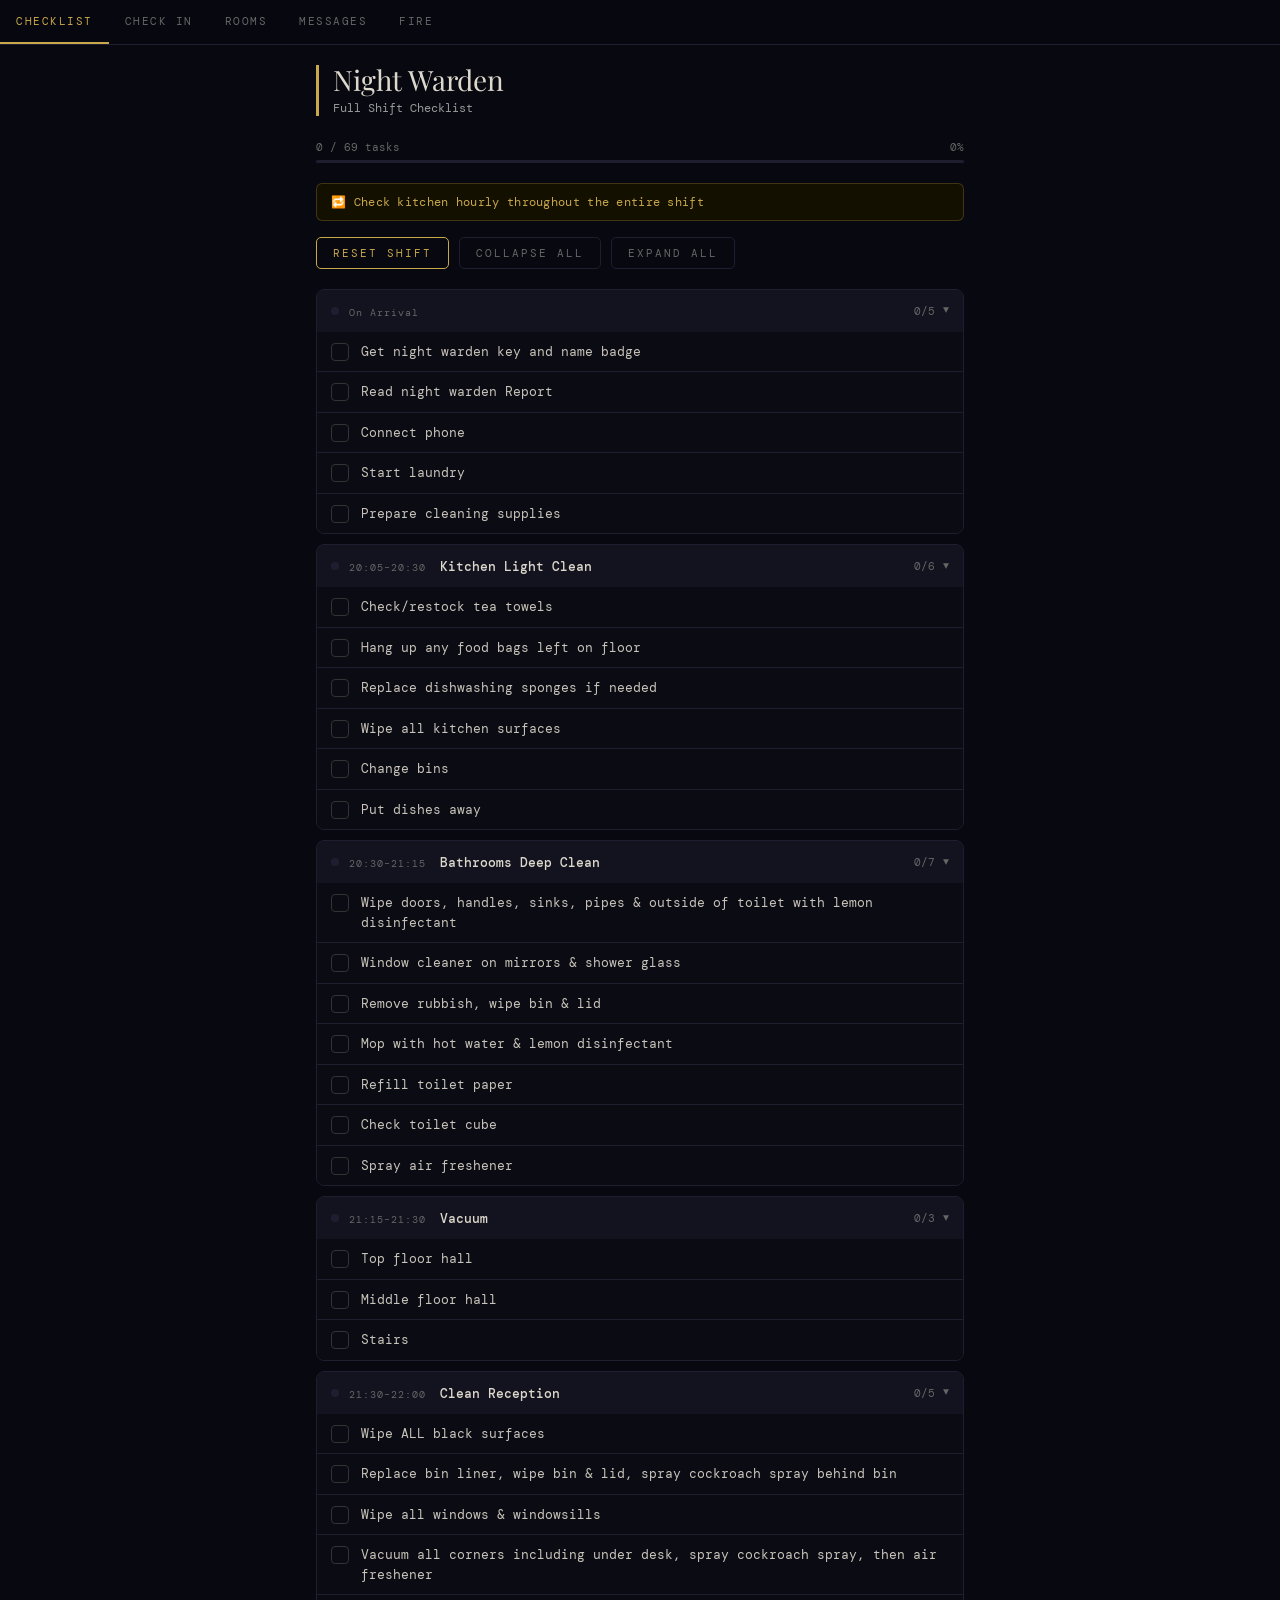
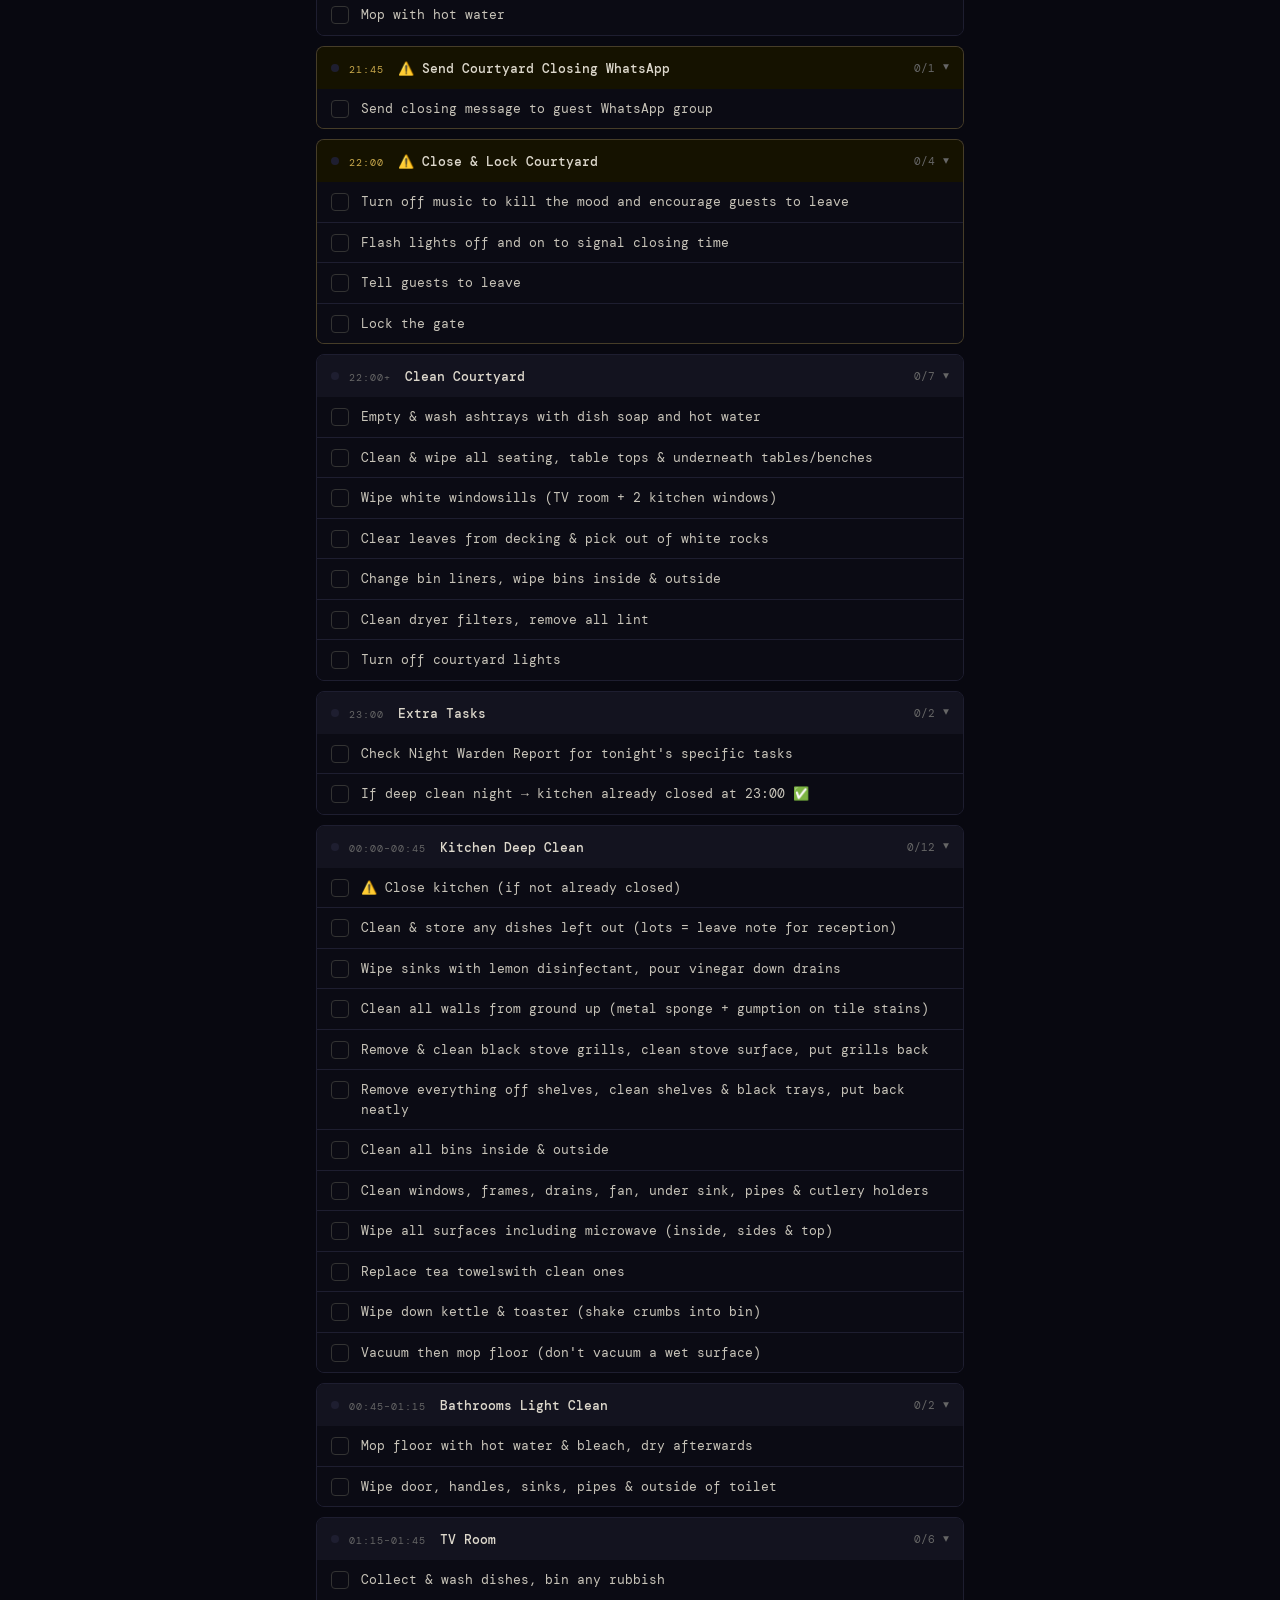
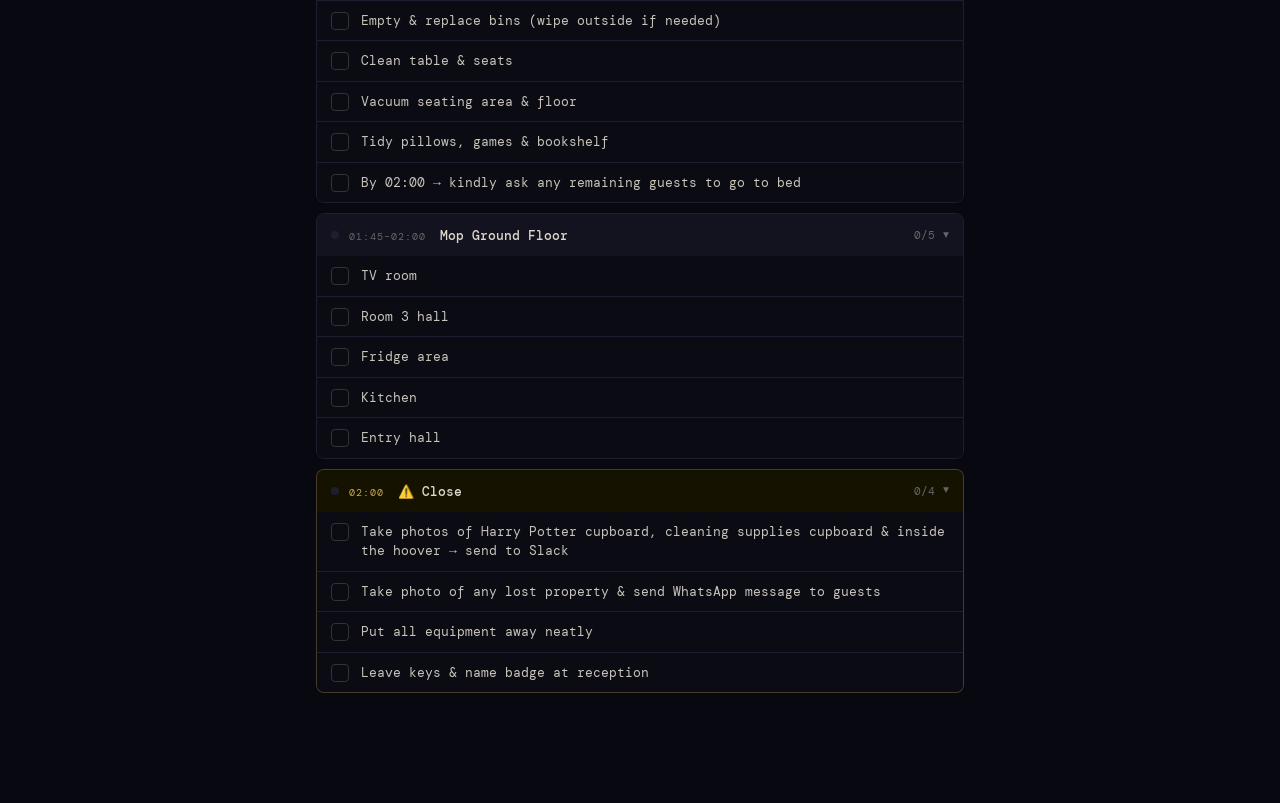
<file: index.html>
<!DOCTYPE html>
<html lang="en">
<head>
<meta charset="UTF-8">
<meta name="viewport" content="width=device-width, initial-scale=1.0, maximum-scale=1.0">
<title>Night Warden</title>
<meta name="theme-color" content="#080810">
<meta name="apple-mobile-web-app-capable" content="yes">
<meta name="apple-mobile-web-app-status-bar-style" content="black-translucent">
<meta name="apple-mobile-web-app-title" content="Night Warden">
<link rel="manifest" href="manifest.json">
<link rel="apple-touch-icon" href="icon-192.png">
<link href="https://fonts.googleapis.com/css2?family=DM+Mono:wght@400;500&family=Playfair+Display:wght@700&display=swap" rel="stylesheet">
<link rel="stylesheet" href="style.css">
</head>
<body>

<nav class="nav">
  <button class="nav-btn active" onclick="showPage('checklist')">Checklist</button>
  <button class="nav-btn" onclick="showPage('checkin')">Check In</button>
  <button class="nav-btn" onclick="showPage('rooms')">Rooms</button>
  <button class="nav-btn" onclick="showPage('messages')">Messages</button>
  <button class="nav-btn" onclick="showPage('fire')">Fire</button>
</nav>

<!-- CHECKLIST PAGE -->
<div id="page-checklist" class="page active">
  <div class="header">
    <div class="header-title">Night Warden</div>
    <div class="header-desc">Full Shift Checklist</div>
  </div>

  <div class="progress-wrap">
    <div class="progress-meta">
      <span id="progress-text">0 / 0 tasks</span>
      <span id="progress-pct">0%</span>
    </div>
    <div class="progress-bar">
      <div class="progress-fill" id="progress-fill" style="width:0%"></div>
    </div>
  </div>

  <div class="banner">🔁 Check kitchen hourly throughout the entire shift</div>

  <div class="btn-row">
    <button class="btn btn-gold" onclick="resetChecklist()">Reset Shift</button>
    <button class="btn" onclick="collapseAll()">Collapse All</button>
    <button class="btn" onclick="expandAll()">Expand All</button>
  </div>

  <div id="checklist-container"></div>
</div>

<!-- CHECK IN PAGE -->
<div id="page-checkin" class="page">
  <div class="header">
    <div class="header-sub">Guest Arrival</div>
    <div class="header-title">Check In</div>
    <div class="header-desc">Follow these steps in order</div>
  </div>

  <div class="info-block">
    <h3>Process</h3>
    <div class="step-row"><div class="step-num">1</div><div class="step-text">Let them in → bring to reception → find name on computer</div></div>
    <div class="step-row"><div class="step-num">2</div><div class="step-text">Ask for <strong>passport</strong> (Australians can use Australian ID) — <strong>no ID = no check-in</strong></div></div>
    <div class="step-row"><div class="step-num">3</div><div class="step-text">Ask them to fill out the form on their phone</div></div>
    <div class="step-row"><div class="step-num">4</div><div class="step-text">Refresh until form is submitted</div></div>
    <div class="step-row"><div class="step-num">5</div><div class="step-text"><strong>Check passport matches the photo on the form</strong></div></div>
    <div class="step-row"><div class="step-num">6</div><div class="step-text">Paid online → return passport | Not paid → <strong>keep passport at reception until morning</strong></div></div>
    <div class="step-row"><div class="step-num">7</div><div class="step-text">Offer <strong>towel rental $2 + $5 deposit</strong> | Padlocks <strong>$5</strong></div></div>
    <div class="step-row"><div class="step-num">8</div><div class="step-text">Take key <strong>$20</strong> deposit payment</div></div>
    <div class="step-row"><div class="step-num">9</div><div class="step-text">Print merchent reciept and write name down</div></div>
    <div class="step-row"><div class="step-num">10</div><div class="step-text">Give room key + lanyard</div></div>
    <div class="step-row"><div class="step-num">11</div><div class="step-text">Tell them about the hostel, events & group chat</div></div>
    <div class="step-row"><div class="step-num">12</div><div class="step-text">Tell them where their room is (see Rooms tab)</div></div>
  </div>

  <div class="info-block">
    <h3>Walk-in Booking</h3>
    <div class="step-text" style="line-height:1.7">Add name to night report → take deposit & passport → find room number on system → proceed with normal check-in</div>
  </div>
</div>

<!-- ROOMS PAGE -->
<div id="page-rooms" class="page">
  <div class="header">
    <div class="header-sub">Layout</div>
    <div class="header-title">Rooms</div>
    <div class="header-desc">Information about the rooms.</div>
  </div>

  <div class="info-block">
    <h3>Room Layout</h3>
    <div class="room-row"><div class="room-num">Rooms 1–5</div><div class="room-desc">Ground floor — through and past the kitchen. Bathroom on this floor.</div></div>
    <div class="room-row"><div class="room-num">Room 6</div><div class="room-desc">Middle floor 1 <span class="room-tag">en-suite</span></div></div>
    <div class="room-row"><div class="room-num">Rooms 7–12, 14</div><div class="room-desc">Middle floor 2 — up the stairs out of reception. Bathroom on this floor. <span class="room-tag">no room 13</span></div></div>
    <div class="room-row"><div class="room-num">Rooms 15–20</div><div class="room-desc">Top floor. Bathroom on this floor.</div></div>
    <div class="room-row"><div class="room-num">Room 21</div><div class="room-desc">Attic — large female dorm.</div></div>
  </div>

  <div class="info-block">
    <h3>Facilities</h3>
    <div class="facility-row"><div class="facility-name">Kitchen</div><div class="facility-desc">Out of reception, turn right. Closes midnight.</div></div>
    <div class="facility-row"><div class="facility-name">Fridges & food</div><div class="facility-desc">Straight through the kitchen, outside the TV room (near rooms 1–6).</div></div>
    <div class="facility-row"><div class="facility-name">TV Room</div><div class="facility-desc">Through and past the kitchen on the right. Open 24/7.</div></div>
    <div class="facility-row"><div class="facility-name">Courtyard</div><div class="facility-desc">Right of reception desk (just before the kitchen). Open until 22:00.</div></div>
    <div class="facility-row"><div class="facility-name">Bathrooms</div><div class="facility-desc">On every floor, open to all guests — use any floor if yours is busy.</div></div>
  </div>
</div>

<!-- MESSAGES PAGE -->
<div id="page-messages" class="page">
  <div class="header">
    <div class="header-sub">WhatsApp Templates</div>
    <div class="header-title">Messages</div>
    <div class="header-desc">Copy and send at the right time</div>
  </div>

  <div class="msg-label">21:45 — Courtyard Closing</div>
  <div class="msg-wrap">
    <div class="msg-box">⚠️ Quiet time

Dear Guests, it is almost 10:00pm which means the courtyard will be closing and we will be heading into our quiet time.

Please no hanging out in the hallways and no gathering outside the property or nearby alleyways.

Thank you.</div>
    <button class="msg-copy" onclick="copyMsg(this)" title="Copy to clipboard">⎘</button>
  </div>

  <div class="msg-label" style="margin-top:20px">~02:00 — Lost Property</div>
  <div class="msg-wrap">
    <div class="msg-box">📢 Lost Property

Hi Guests, the following items were found and are being held at reception. If any of these belong to you please come and collect them during the day.

Thank you.</div>
    <button class="msg-copy" onclick="copyMsg(this)" title="Copy to clipboard">⎘</button>
  </div>
  <div style="font-size:11px; color: var(--text-dim); margin-top:-4px">Remember to attach a photo of the lost item(s)</div>
</div>

<!-- FIRE PAGE -->
<div id="page-fire" class="page">
  <div class="header">
    <div class="header-sub">Emergency</div>
    <div class="header-title">Fire Procedure</div>
    <div class="header-desc" style="color: var(--red)">Follow immediately</div>
  </div>

  <div class="info-block" style="border-color: rgba(224,92,92,0.3)">
    <h3 style="color: var(--red)">Steps</h3>
    <div class="fire-step"><div class="fire-num">1</div><div class="fire-text">Knock on <strong>every door</strong> — ensure all guests evacuate</div></div>
    <div class="fire-step"><div class="fire-num">2</div><div class="fire-text">Close all <strong>fire doors</strong> and take the <strong>wedges</strong> with you</div></div>
    <div class="fire-step"><div class="fire-num">3</div><div class="fire-text">Make sure everyone waits on the <strong>other side of the road</strong></div></div>
  </div>
</div>

<script src="app.js"></script>
</body>
</html>
</file>
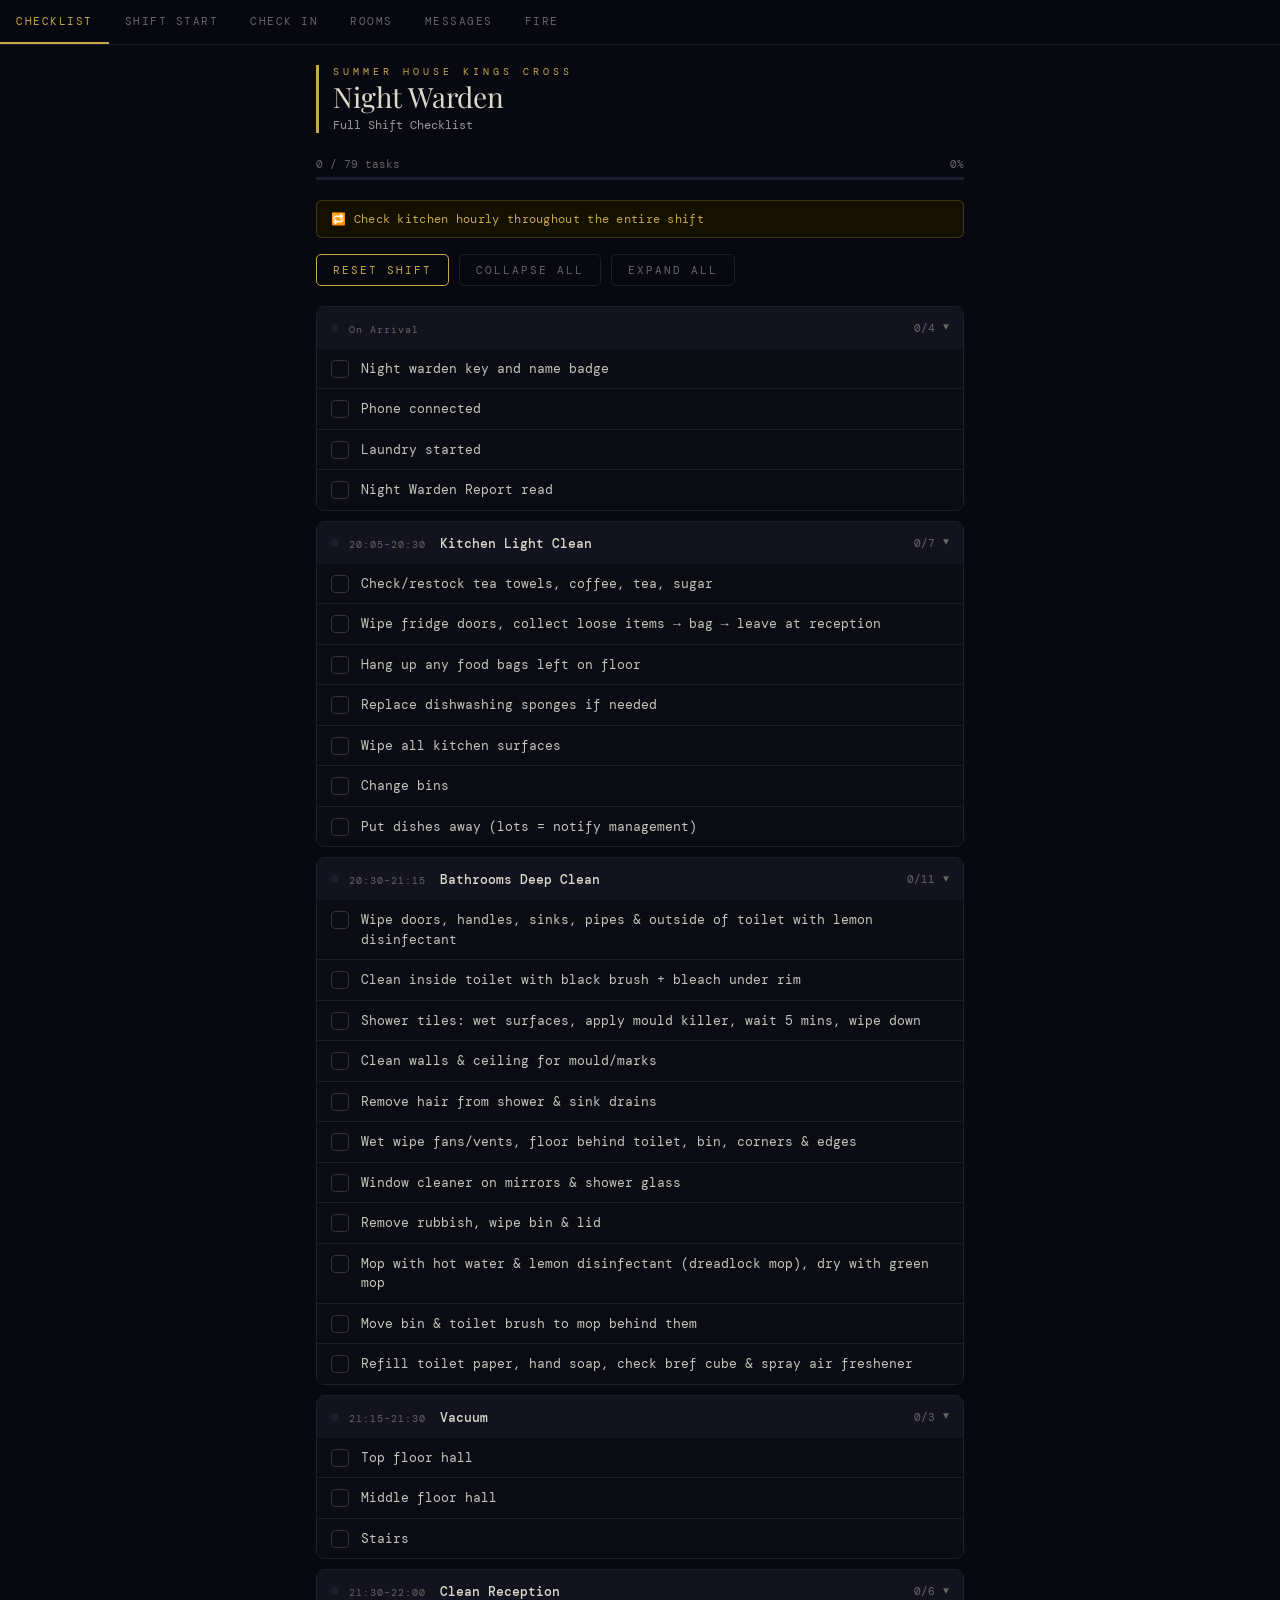
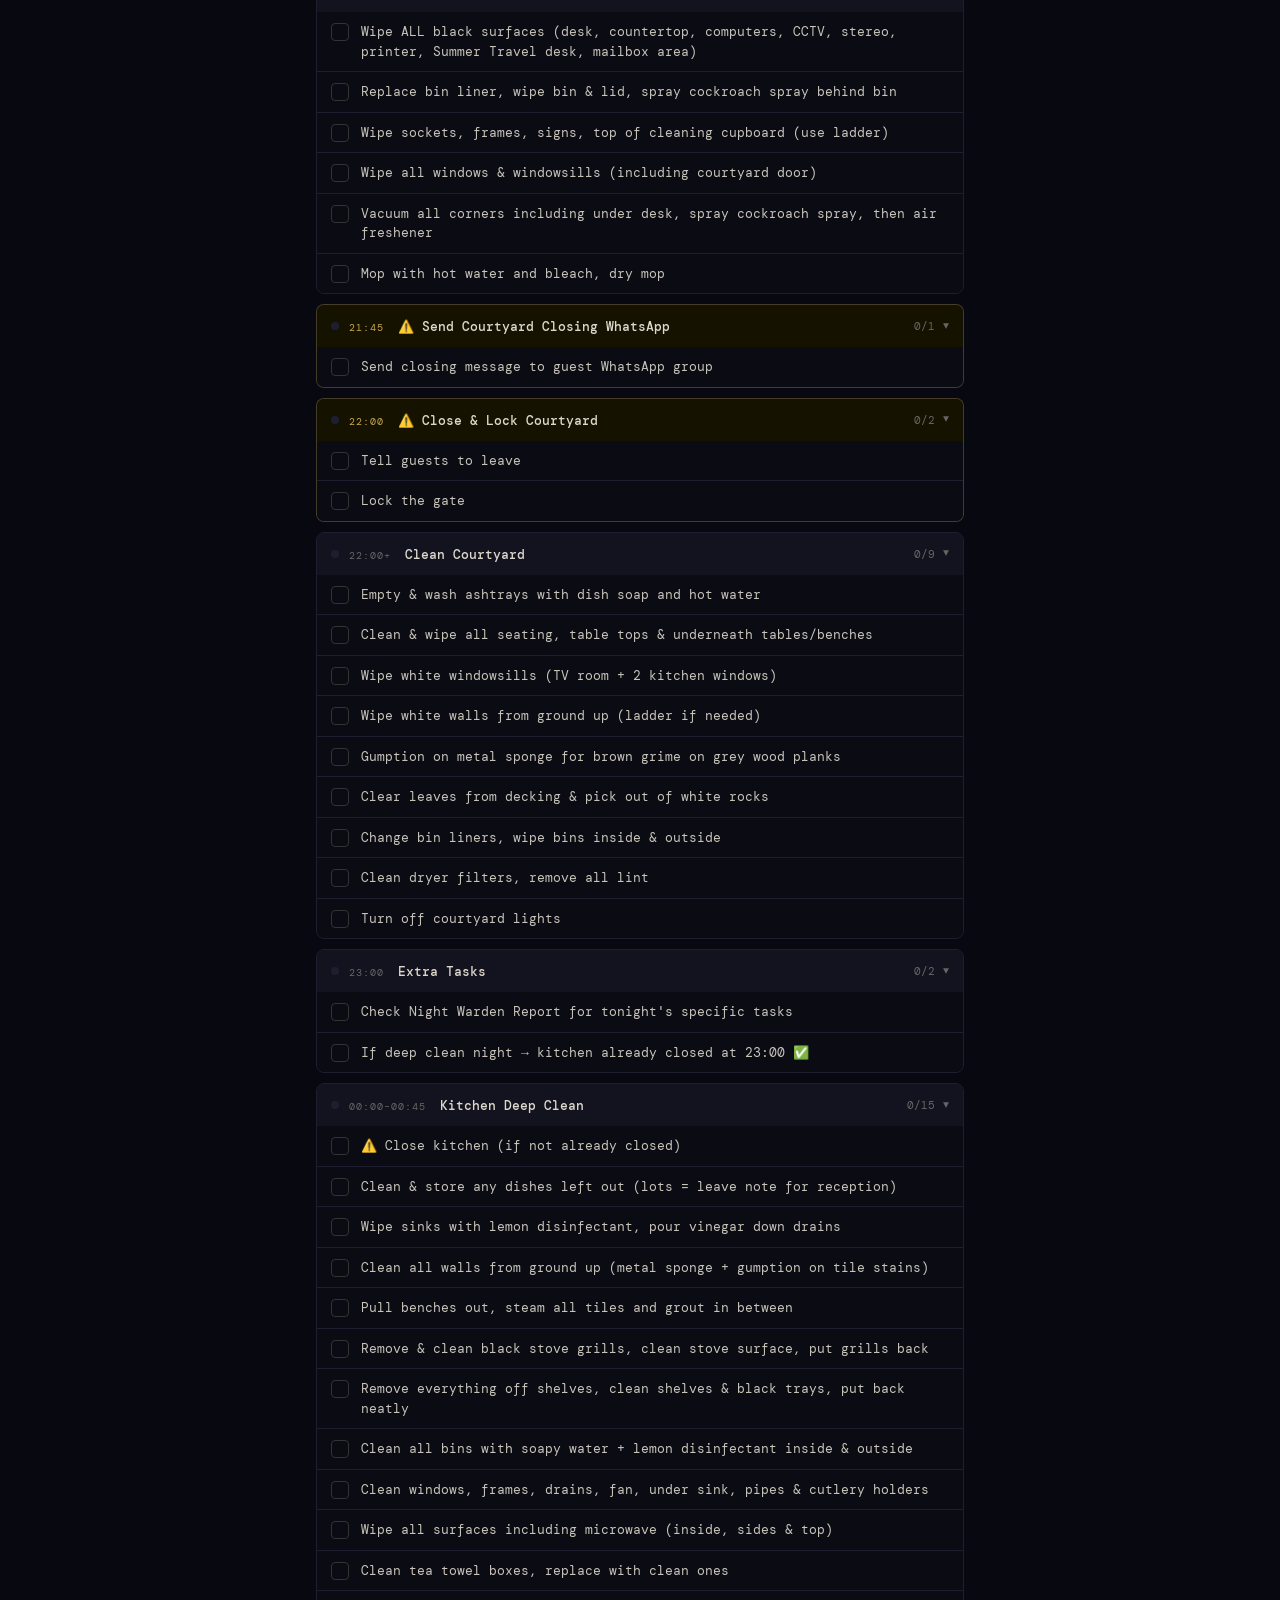
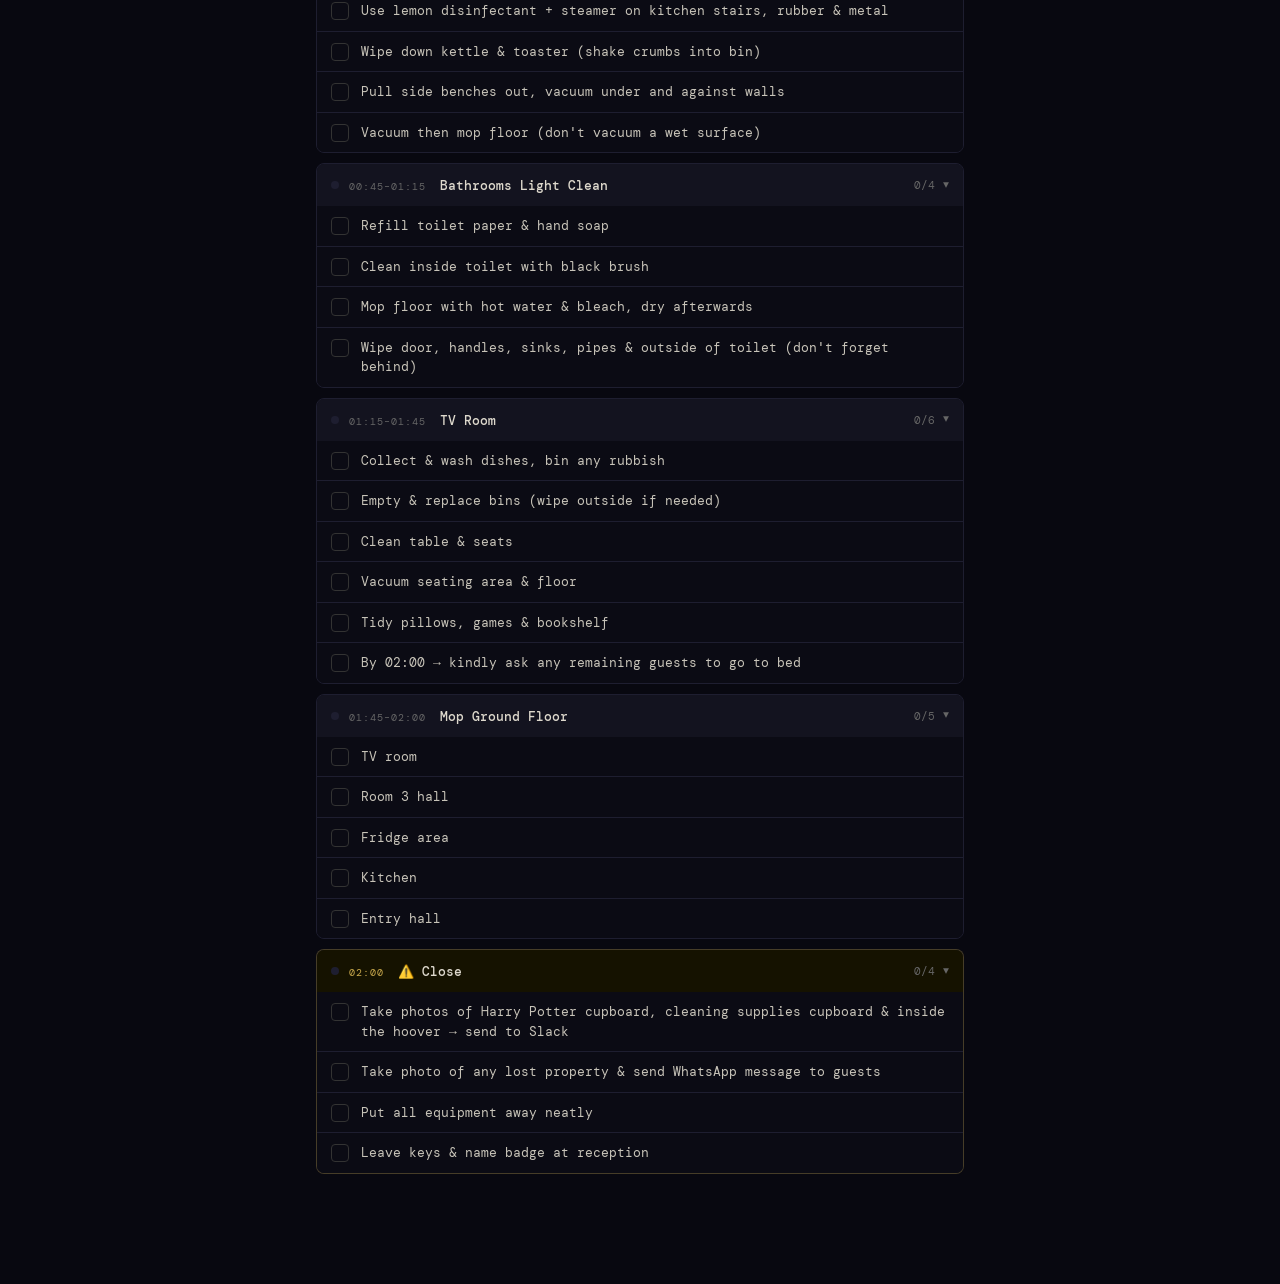
<file: NightWarden.html>
<!DOCTYPE html>
<html lang="en">
<head>
<meta charset="UTF-8">
<meta name="viewport" content="width=device-width, initial-scale=1.0, maximum-scale=1.0">
<title>Night Warden — Summer House KX</title>
<link href="https://fonts.googleapis.com/css2?family=DM+Mono:wght@400;500&family=Playfair+Display:wght@700&display=swap" rel="stylesheet">
<style>
  :root {
    --bg: #080810;
    --surface: #0f0f1a;
    --surface2: #13131f;
    --border: #1e1e30;
    --gold: #c8a84b;
    --gold-dim: rgba(200,168,75,0.15);
    --green: #4caf7d;
    --green-dim: rgba(76,175,125,0.12);
    --red: #e05c5c;
    --text: #ddd8cc;
    --text-dim: #666;
    --text-mid: #999;
    --mono: 'DM Mono', monospace;
    --serif: 'Playfair Display', serif;
  }

  * { box-sizing: border-box; margin: 0; padding: 0; -webkit-tap-highlight-color: transparent; }

  body {
    background: var(--bg);
    color: var(--text);
    font-family: var(--mono);
    font-size: 14px;
    min-height: 100vh;
    padding-bottom: 80px;
  }

  /* NAV */
  .nav {
    position: sticky;
    top: 0;
    z-index: 100;
    background: rgba(8,8,16,0.95);
    backdrop-filter: blur(10px);
    border-bottom: 1px solid var(--border);
    display: flex;
    overflow-x: auto;
    scrollbar-width: none;
  }
  .nav::-webkit-scrollbar { display: none; }
  .nav-btn {
    flex-shrink: 0;
    padding: 14px 16px;
    font-family: var(--mono);
    font-size: 11px;
    letter-spacing: 1.5px;
    text-transform: uppercase;
    color: var(--text-dim);
    background: none;
    border: none;
    border-bottom: 2px solid transparent;
    cursor: pointer;
    transition: all 0.2s;
    white-space: nowrap;
  }
  .nav-btn.active {
    color: var(--gold);
    border-bottom-color: var(--gold);
  }

  /* PAGES */
  .page { display: none; padding: 20px 16px; max-width: 680px; margin: 0 auto; }
  .page.active { display: block; }

  /* HEADER */
  .header {
    border-left: 3px solid var(--gold);
    padding-left: 14px;
    margin-bottom: 24px;
  }
  .header-sub { font-size: 10px; letter-spacing: 4px; color: var(--gold); text-transform: uppercase; margin-bottom: 4px; }
  .header-title { font-family: var(--serif); font-size: 28px; line-height: 1.1; }
  .header-desc { font-size: 12px; color: var(--text-mid); margin-top: 4px; }

  /* CARDS */
  .card {
    background: var(--surface);
    border: 1px solid var(--border);
    border-radius: 8px;
    margin-bottom: 10px;
    overflow: hidden;
  }
  .card.alert { border-color: rgba(200,168,75,0.3); }
  .card.done { opacity: 0.45; }

  .card-header {
    display: flex;
    align-items: center;
    justify-content: space-between;
    padding: 12px 14px;
    cursor: pointer;
    user-select: none;
    background: var(--surface2);
  }
  .card.alert .card-header { background: #151200; }
  .card.done .card-header { background: #0a120a; }

  .card-header-left { display: flex; align-items: center; gap: 10px; }
  .dot {
    width: 8px; height: 8px;
    border-radius: 50%;
    background: var(--border);
    flex-shrink: 0;
    transition: background 0.2s;
  }
  .dot.partial { background: var(--gold); }
  .dot.complete { background: var(--green); }

  .card-time { font-size: 10px; letter-spacing: 1px; color: var(--text-dim); }
  .card.alert .card-time { color: var(--gold); }
  .card-label { font-size: 13px; font-weight: 500; margin-left: 6px; }
  .card.done .card-label { color: var(--green); }

  .card-right { display: flex; align-items: center; gap: 8px; }
  .card-count { font-size: 11px; color: var(--text-dim); }
  .card-chevron { font-size: 10px; color: var(--text-dim); transition: transform 0.2s; }
  .card-chevron.open { transform: rotate(180deg); }

  .card-body { background: #0b0b14; }
  .task-row {
    display: flex;
    align-items: flex-start;
    gap: 12px;
    padding: 10px 14px;
    border-bottom: 1px solid var(--border);
    cursor: pointer;
    transition: background 0.15s;
  }
  .task-row:last-child { border-bottom: none; }
  .task-row:active { background: rgba(255,255,255,0.02); }

  .checkbox {
    width: 18px; height: 18px;
    border: 1px solid #333;
    border-radius: 4px;
    flex-shrink: 0;
    margin-top: 1px;
    display: flex;
    align-items: center;
    justify-content: center;
    font-size: 11px;
    color: var(--green);
    transition: all 0.15s;
  }
  .checkbox.checked {
    border-color: var(--green);
    background: var(--green-dim);
  }

  .task-text {
    font-size: 13px;
    line-height: 1.5;
    color: #c8c4b9;
    transition: all 0.15s;
  }
  .task-text.checked {
    color: #3a3a3a;
    text-decoration: line-through;
  }

  /* PROGRESS */
  .progress-wrap { margin: 0 0 20px; }
  .progress-meta { display: flex; justify-content: space-between; font-size: 11px; color: var(--text-dim); margin-bottom: 6px; }
  .progress-bar { height: 3px; background: var(--border); border-radius: 2px; overflow: hidden; }
  .progress-fill { height: 100%; border-radius: 2px; transition: width 0.4s ease, background 0.4s; }

  /* BANNER */
  .banner {
    background: #141000;
    border: 1px solid rgba(200,168,75,0.25);
    border-radius: 6px;
    padding: 10px 14px;
    font-size: 12px;
    color: var(--gold);
    margin-bottom: 16px;
    letter-spacing: 0.3px;
  }

  /* BUTTONS */
  .btn {
    font-family: var(--mono);
    font-size: 11px;
    letter-spacing: 2px;
    text-transform: uppercase;
    padding: 8px 16px;
    border-radius: 5px;
    cursor: pointer;
    border: 1px solid var(--border);
    background: transparent;
    color: var(--text-dim);
    transition: all 0.2s;
  }
  .btn:active { background: var(--surface2); }
  .btn-gold {
    border-color: var(--gold);
    color: var(--gold);
  }
  .btn-row { display: flex; gap: 10px; margin-bottom: 20px; flex-wrap: wrap; }

  /* REMINDERS */
  .reminder-item {
    display: flex;
    gap: 12px;
    align-items: flex-start;
    padding: 12px 0;
    border-bottom: 1px solid var(--border);
  }
  .reminder-item:last-child { border-bottom: none; }
  .reminder-time {
    font-size: 13px;
    color: var(--gold);
    font-weight: 500;
    flex-shrink: 0;
    width: 52px;
  }
  .reminder-text { font-size: 13px; color: var(--text); line-height: 1.5; }

  /* INFO SECTIONS */
  .info-block {
    background: var(--surface);
    border: 1px solid var(--border);
    border-radius: 8px;
    padding: 16px;
    margin-bottom: 12px;
  }
  .info-block h3 {
    font-family: var(--mono);
    font-size: 11px;
    letter-spacing: 2px;
    text-transform: uppercase;
    color: var(--gold);
    margin-bottom: 12px;
  }

  /* ROOM TABLE */
  .room-row {
    display: flex;
    gap: 12px;
    padding: 9px 0;
    border-bottom: 1px solid var(--border);
    align-items: baseline;
  }
  .room-row:last-child { border-bottom: none; }
  .room-num { font-size: 13px; color: var(--gold); font-weight: 500; width: 80px; flex-shrink: 0; }
  .room-desc { font-size: 13px; color: var(--text); line-height: 1.4; }
  .room-tag {
    font-size: 10px;
    color: var(--text-dim);
    background: var(--surface2);
    border: 1px solid var(--border);
    border-radius: 3px;
    padding: 1px 5px;
    margin-left: 6px;
    vertical-align: middle;
  }

  /* CHECKIN STEPS */
  .step-row {
    display: flex;
    gap: 14px;
    padding: 10px 0;
    border-bottom: 1px solid var(--border);
    align-items: flex-start;
  }
  .step-row:last-child { border-bottom: none; }
  .step-num {
    width: 22px; height: 22px;
    border-radius: 50%;
    background: var(--gold-dim);
    border: 1px solid rgba(200,168,75,0.3);
    color: var(--gold);
    font-size: 11px;
    display: flex;
    align-items: center;
    justify-content: center;
    flex-shrink: 0;
    margin-top: 1px;
  }
  .step-text { font-size: 13px; color: var(--text); line-height: 1.5; }
  .step-text strong { color: var(--gold); font-weight: 500; }

  /* MESSAGE BOX */
  .msg-box {
    background: var(--surface2);
    border: 1px solid var(--border);
    border-radius: 6px;
    padding: 14px;
    font-size: 13px;
    line-height: 1.7;
    color: var(--text);
    margin-bottom: 12px;
    white-space: pre-line;
  }
  .msg-label { font-size: 10px; letter-spacing: 2px; text-transform: uppercase; color: var(--gold); margin-bottom: 8px; }

  /* COMPLETE */
  .complete-banner {
    text-align: center;
    padding: 24px;
    color: var(--green);
    font-size: 12px;
    letter-spacing: 3px;
    text-transform: uppercase;
    animation: fadeIn 0.5s ease;
  }
  @keyframes fadeIn { from { opacity: 0; transform: translateY(8px); } to { opacity: 1; transform: translateY(0); } }

  /* FACILITIES */
  .facility-row {
    display: flex;
    gap: 10px;
    padding: 9px 0;
    border-bottom: 1px solid var(--border);
    align-items: flex-start;
  }
  .facility-row:last-child { border-bottom: none; }
  .facility-name { font-size: 13px; color: var(--gold); width: 110px; flex-shrink: 0; }
  .facility-desc { font-size: 13px; color: var(--text); line-height: 1.4; }

  /* FIRE */
  .fire-step {
    display: flex;
    gap: 12px;
    padding: 10px 0;
    border-bottom: 1px solid var(--border);
    align-items: flex-start;
  }
  .fire-step:last-child { border-bottom: none; }
  .fire-num {
    width: 22px; height: 22px;
    border-radius: 50%;
    background: rgba(224,92,92,0.15);
    border: 1px solid rgba(224,92,92,0.3);
    color: var(--red);
    font-size: 11px;
    display: flex;
    align-items: center;
    justify-content: center;
    flex-shrink: 0;
  }
  .fire-text { font-size: 13px; color: var(--text); line-height: 1.5; }

  .tag-red {
    display: inline-block;
    font-size: 10px;
    color: var(--red);
    border: 1px solid rgba(224,92,92,0.3);
    border-radius: 3px;
    padding: 1px 6px;
    margin-left: 6px;
    vertical-align: middle;
  }
</style>
</head>
<body>

<nav class="nav">
  <button class="nav-btn active" onclick="showPage('checklist')">Checklist</button>
  <button class="nav-btn" onclick="showPage('shift')">Shift Start</button>
  <button class="nav-btn" onclick="showPage('checkin')">Check In</button>
  <button class="nav-btn" onclick="showPage('rooms')">Rooms</button>
  <button class="nav-btn" onclick="showPage('messages')">Messages</button>
  <button class="nav-btn" onclick="showPage('fire')">Fire</button>
</nav>

<!-- CHECKLIST PAGE -->
<div id="page-checklist" class="page active">
  <div class="header">
    <div class="header-sub">Summer House Kings Cross</div>
    <div class="header-title">Night Warden</div>
    <div class="header-desc">Full Shift Checklist</div>
  </div>

  <div class="progress-wrap">
    <div class="progress-meta">
      <span id="progress-text">0 / 0 tasks</span>
      <span id="progress-pct">0%</span>
    </div>
    <div class="progress-bar">
      <div class="progress-fill" id="progress-fill" style="width:0%"></div>
    </div>
  </div>

  <div class="banner">🔁 Check kitchen hourly throughout the entire shift</div>

  <div class="btn-row">
    <button class="btn btn-gold" onclick="resetChecklist()">Reset Shift</button>
    <button class="btn" onclick="collapseAll()">Collapse All</button>
    <button class="btn" onclick="expandAll()">Expand All</button>
  </div>

  <div id="checklist-container"></div>
</div>

<!-- SHIFT START PAGE -->
<div id="page-shift" class="page">
  <div class="header">
    <div class="header-sub">On Arrival</div>
    <div class="header-title">Shift Start</div>
    <div class="header-desc">Do these first</div>
  </div>

  <div class="info-block">
    <h3>Arrival Tasks</h3>
    <div class="step-row"><div class="step-num">1</div><div class="step-text">Collect <strong>night warden key and name badge</strong></div></div>
    <div class="step-row"><div class="step-num">2</div><div class="step-text">Connect phone</div></div>
    <div class="step-row"><div class="step-num">3</div><div class="step-text">Start laundry</div></div>
    <div class="step-row"><div class="step-num">4</div><div class="step-text">Read the <strong>Night Warden Report</strong></div></div>
  </div>

  <div class="info-block">
    <h3>Tonight's Reminders</h3>
    <div class="reminder-item"><div class="reminder-time">21:45</div><div class="reminder-text">Send courtyard closing WhatsApp message</div></div>
    <div class="reminder-item"><div class="reminder-time">22:00</div><div class="reminder-text">⚠️ Close & lock courtyard</div></div>
    <div class="reminder-item"><div class="reminder-time">00:00</div><div class="reminder-text">⚠️ Close kitchen (23:00 if deep clean night)</div></div>
    <div class="reminder-item"><div class="reminder-time">02:00</div><div class="reminder-text">Photos of Harry Potter cupboard, cleaning supplies cupboard & hoover → Slack</div></div>
    <div class="reminder-item"><div class="reminder-time">02:00</div><div class="reminder-text">Lost property photo → WhatsApp. Keys & badge at reception.</div></div>
  </div>

  <div class="banner">First task: <strong>20:05 — Kitchen light clean</strong></div>
</div>

<!-- CHECK IN PAGE -->
<div id="page-checkin" class="page">
  <div class="header">
    <div class="header-sub">Guest Arrival</div>
    <div class="header-title">Check In</div>
    <div class="header-desc">Follow these steps in order</div>
  </div>

  <div class="info-block">
    <h3>Process</h3>
    <div class="step-row"><div class="step-num">1</div><div class="step-text">Let them in → bring to reception → find name on computer</div></div>
    <div class="step-row"><div class="step-num">2</div><div class="step-text">Ask for <strong>passport</strong> (Australians can use Australian ID) — <strong>no ID = no check-in</strong></div></div>
    <div class="step-row"><div class="step-num">3</div><div class="step-text">Ask them to fill out the form on their phone</div></div>
    <div class="step-row"><div class="step-num">4</div><div class="step-text">Refresh until form is submitted</div></div>
    <div class="step-row"><div class="step-num">5</div><div class="step-text"><strong>Check passport matches the photo on the form</strong></div></div>
    <div class="step-row"><div class="step-num">6</div><div class="step-text">Paid online → return passport | Not paid → <strong>keep passport at reception until morning</strong></div></div>
    <div class="step-row"><div class="step-num">7</div><div class="step-text">Give room key + lanyard</div></div>
    <div class="step-row"><div class="step-num">8</div><div class="step-text">Offer <strong>towel rental $2 + $5 deposit</strong> | Padlocks <strong>$5</strong></div></div>
    <div class="step-row"><div class="step-num">9</div><div class="step-text">Tell them about the hostel, events & group chat</div></div>
    <div class="step-row"><div class="step-num">10</div><div class="step-text">Tell them where their room is (see Rooms tab)</div></div>
  </div>

  <div class="info-block">
    <h3>Walk-in Booking</h3>
    <div class="step-text" style="line-height:1.7">Add name to night report → take deposit & passport → find room number on system → proceed with normal check-in</div>
  </div>
</div>

<!-- ROOMS PAGE -->
<div id="page-rooms" class="page">
  <div class="header">
    <div class="header-sub">Layout</div>
    <div class="header-title">Rooms</div>
    <div class="header-desc">Tap a floor to expand</div>
  </div>

  <div class="info-block">
    <h3>Room Layout</h3>
    <div class="room-row"><div class="room-num">Rooms 1–6</div><div class="room-desc">Ground floor — through and past the kitchen. Bathroom on this floor.</div></div>
    <div class="room-row"><div class="room-num">Room 6</div><div class="room-desc">Middle floor 1 <span class="room-tag">en-suite</span></div></div>
    <div class="room-row"><div class="room-num">Rooms 7–12, 14</div><div class="room-desc">Middle floor 2 — up the stairs out of reception. Bathroom on this floor. <span class="room-tag">no room 13</span></div></div>
    <div class="room-row"><div class="room-num">Rooms 15–20</div><div class="room-desc">Top floor. Bathroom on this floor.</div></div>
    <div class="room-row"><div class="room-num">Room 21</div><div class="room-desc">Attic — large female dorm.</div></div>
  </div>

  <div class="info-block">
    <h3>Facilities</h3>
    <div class="facility-row"><div class="facility-name">Kitchen</div><div class="facility-desc">Out of reception, turn right. Closes midnight.</div></div>
    <div class="facility-row"><div class="facility-name">Fridges & food</div><div class="facility-desc">Straight through the kitchen, outside the TV room (near rooms 1–6).</div></div>
    <div class="facility-row"><div class="facility-name">TV Room</div><div class="facility-desc">Through and past the kitchen on the right. Open 24/7.</div></div>
    <div class="facility-row"><div class="facility-name">Courtyard</div><div class="facility-desc">Right of reception desk (just before the kitchen). Open until 22:00.</div></div>
    <div class="facility-row"><div class="facility-name">Bathrooms</div><div class="facility-desc">On every floor, open to all guests — use any floor if yours is busy.</div></div>
  </div>
</div>

<!-- MESSAGES PAGE -->
<div id="page-messages" class="page">
  <div class="header">
    <div class="header-sub">WhatsApp Templates</div>
    <div class="header-title">Messages</div>
    <div class="header-desc">Copy and send at the right time</div>
  </div>

  <div class="msg-label">21:45 — Courtyard Closing</div>
  <div class="msg-box">⚠️Quiet time ⚠️

Dear Guests, it is almost 10:00pm which means the courtyard will be closing and we will be heading into our quiet time.
Please no hanging out in the hallways and no gathering outside the property or nearby alleyways.

Thank you.</div>

  <div class="msg-label" style="margin-top:20px">~02:00 — Lost Property</div>
  <div class="msg-box">📢 Lost Property

Hi Guests, the following item(s) were found and are being held at reception. If any of these belong to you please come and collect them during the day.

Thank you. 🙂</div>
  <div style="font-size:11px; color: var(--text-dim); margin-top:-4px">Remember to attach a photo of the lost item(s)</div>
</div>

<!-- FIRE PAGE -->
<div id="page-fire" class="page">
  <div class="header">
    <div class="header-sub">Emergency</div>
    <div class="header-title">Fire Procedure</div>
    <div class="header-desc" style="color: var(--red)">Follow immediately</div>
  </div>

  <div class="info-block" style="border-color: rgba(224,92,92,0.3)">
    <h3 style="color: var(--red)">Steps</h3>
    <div class="fire-step"><div class="fire-num">1</div><div class="fire-text">Knock on <strong>every door</strong> — ensure all guests evacuate</div></div>
    <div class="fire-step"><div class="fire-num">2</div><div class="fire-text">Close all <strong>fire doors</strong> and take the <strong>wedges</strong> with you</div></div>
    <div class="fire-step"><div class="fire-num">3</div><div class="fire-text">Make sure everyone waits on the <strong>other side of the road</strong></div></div>
  </div>
</div>

<script>
// ─── DATA ───────────────────────────────────────────────────────────────────
const SECTIONS = [
  { id: "arrival", time: "On Arrival", label: null, alert: false, tasks: [
    "Night warden key and name badge",
    "Phone connected",
    "Laundry started",
    "Night Warden Report read",
  ]},
  { id: "kitchen-light", time: "20:05–20:30", label: "Kitchen Light Clean", alert: false, tasks: [
    "Check/restock tea towels, coffee, tea, sugar",
    "Wipe fridge doors, collect loose items → bag → leave at reception",
    "Hang up any food bags left on floor",
    "Replace dishwashing sponges if needed",
    "Wipe all kitchen surfaces",
    "Change bins",
    "Put dishes away (lots = notify management)",
  ]},
  { id: "bathrooms-deep", time: "20:30–21:15", label: "Bathrooms Deep Clean", alert: false, tasks: [
    "Wipe doors, handles, sinks, pipes & outside of toilet with lemon disinfectant",
    "Clean inside toilet with black brush + bleach under rim",
    "Shower tiles: wet surfaces, apply mould killer, wait 5 mins, wipe down",
    "Clean walls & ceiling for mould/marks",
    "Remove hair from shower & sink drains",
    "Wet wipe fans/vents, floor behind toilet, bin, corners & edges",
    "Window cleaner on mirrors & shower glass",
    "Remove rubbish, wipe bin & lid",
    "Mop with hot water & lemon disinfectant (dreadlock mop), dry with green mop",
    "Move bin & toilet brush to mop behind them",
    "Refill toilet paper, hand soap, check bref cube & spray air freshener",
  ]},
  { id: "vacuum", time: "21:15–21:30", label: "Vacuum", alert: false, tasks: [
    "Top floor hall", "Middle floor hall", "Stairs",
  ]},
  { id: "reception", time: "21:30–22:00", label: "Clean Reception", alert: false, tasks: [
    "Wipe ALL black surfaces (desk, countertop, computers, CCTV, stereo, printer, Summer Travel desk, mailbox area)",
    "Replace bin liner, wipe bin & lid, spray cockroach spray behind bin",
    "Wipe sockets, frames, signs, top of cleaning cupboard (use ladder)",
    "Wipe all windows & windowsills (including courtyard door)",
    "Vacuum all corners including under desk, spray cockroach spray, then air freshener",
    "Mop with hot water and bleach, dry mop",
  ]},
  { id: "whatsapp", time: "21:45", label: "⚠️ Send Courtyard Closing WhatsApp", alert: true, tasks: [
    "Send closing message to guest WhatsApp group",
  ]},
  { id: "courtyard-close", time: "22:00", label: "⚠️ Close & Lock Courtyard", alert: true, tasks: [
    "Tell guests to leave", "Lock the gate",
  ]},
  { id: "courtyard-clean", time: "22:00+", label: "Clean Courtyard", alert: false, tasks: [
    "Empty & wash ashtrays with dish soap and hot water",
    "Clean & wipe all seating, table tops & underneath tables/benches",
    "Wipe white windowsills (TV room + 2 kitchen windows)",
    "Wipe white walls from ground up (ladder if needed)",
    "Gumption on metal sponge for brown grime on grey wood planks",
    "Clear leaves from decking & pick out of white rocks",
    "Change bin liners, wipe bins inside & outside",
    "Clean dryer filters, remove all lint",
    "Turn off courtyard lights",
  ]},
  { id: "extra", time: "23:00", label: "Extra Tasks", alert: false, tasks: [
    "Check Night Warden Report for tonight's specific tasks",
    "If deep clean night → kitchen already closed at 23:00 ✅",
  ]},
  { id: "kitchen-deep", time: "00:00–00:45", label: "Kitchen Deep Clean", alert: false, tasks: [
    "⚠️ Close kitchen (if not already closed)",
    "Clean & store any dishes left out (lots = leave note for reception)",
    "Wipe sinks with lemon disinfectant, pour vinegar down drains",
    "Clean all walls from ground up (metal sponge + gumption on tile stains)",
    "Pull benches out, steam all tiles and grout in between",
    "Remove & clean black stove grills, clean stove surface, put grills back",
    "Remove everything off shelves, clean shelves & black trays, put back neatly",
    "Clean all bins with soapy water + lemon disinfectant inside & outside",
    "Clean windows, frames, drains, fan, under sink, pipes & cutlery holders",
    "Wipe all surfaces including microwave (inside, sides & top)",
    "Clean tea towel boxes, replace with clean ones",
    "Use lemon disinfectant + steamer on kitchen stairs, rubber & metal",
    "Wipe down kettle & toaster (shake crumbs into bin)",
    "Pull side benches out, vacuum under and against walls",
    "Vacuum then mop floor (don't vacuum a wet surface)",
  ]},
  { id: "bathrooms-light", time: "00:45–01:15", label: "Bathrooms Light Clean", alert: false, tasks: [
    "Refill toilet paper & hand soap",
    "Clean inside toilet with black brush",
    "Mop floor with hot water & bleach, dry afterwards",
    "Wipe door, handles, sinks, pipes & outside of toilet (don't forget behind)",
  ]},
  { id: "tv-room", time: "01:15–01:45", label: "TV Room", alert: false, tasks: [
    "Collect & wash dishes, bin any rubbish",
    "Empty & replace bins (wipe outside if needed)",
    "Clean table & seats",
    "Vacuum seating area & floor",
    "Tidy pillows, games & bookshelf",
    "By 02:00 → kindly ask any remaining guests to go to bed",
  ]},
  { id: "mop", time: "01:45–02:00", label: "Mop Ground Floor", alert: false, tasks: [
    "TV room", "Room 3 hall", "Fridge area", "Kitchen", "Entry hall",
  ]},
  { id: "close", time: "02:00", label: "⚠️ Close", alert: true, tasks: [
    "Take photos of Harry Potter cupboard, cleaning supplies cupboard & inside the hoover → send to Slack",
    "Take photo of any lost property & send WhatsApp message to guests",
    "Put all equipment away neatly",
    "Leave keys & name badge at reception",
  ]},
];

const STORAGE_KEY = "nw_checklist_v1";
const COLLAPSE_KEY = "nw_collapse_v1";

// ─── STATE ───────────────────────────────────────────────────────────────────
function loadChecked() {
  try {
    const saved = localStorage.getItem(STORAGE_KEY);
    if (saved) return JSON.parse(saved);
  } catch(e) {}
  const state = {};
  SECTIONS.forEach(s => { state[s.id] = s.tasks.map(() => false); });
  return state;
}

function saveChecked(state) {
  try { localStorage.setItem(STORAGE_KEY, JSON.stringify(state)); } catch(e) {}
}

function loadCollapsed() {
  try {
    const saved = localStorage.getItem(COLLAPSE_KEY);
    if (saved) return JSON.parse(saved);
  } catch(e) {}
  return {};
}

function saveCollapsed(state) {
  try { localStorage.setItem(COLLAPSE_KEY, JSON.stringify(state)); } catch(e) {}
}

let checked = loadChecked();
let collapsed = loadCollapsed();

// ─── RENDER ──────────────────────────────────────────────────────────────────
function render() {
  const container = document.getElementById("checklist-container");
  container.innerHTML = "";

  let total = 0, done = 0;
  SECTIONS.forEach(s => { total += s.tasks.length; done += checked[s.id].filter(Boolean).length; });

  const pct = total === 0 ? 0 : Math.round((done / total) * 100);
  document.getElementById("progress-text").textContent = `${done} / ${total} tasks`;
  document.getElementById("progress-pct").textContent = `${pct}%`;
  const fill = document.getElementById("progress-fill");
  fill.style.width = pct + "%";
  fill.style.background = pct === 100 ? "#4caf7d" : "#c8a84b";

  SECTIONS.forEach(s => {
    const checks = checked[s.id];
    const allDone = checks.every(Boolean);
    const someDone = checks.some(Boolean);
    const isCollapsed = collapsed[s.id];

    const card = document.createElement("div");
    card.className = "card" + (s.alert ? " alert" : "") + (allDone ? " done" : "");

    // Header
    const header = document.createElement("div");
    header.className = "card-header";
    header.innerHTML = `
      <div class="card-header-left">
        <div class="dot ${allDone ? "complete" : someDone ? "partial" : ""}"></div>
        <div>
          <span class="card-time">${s.time}</span>
          ${s.label ? `<span class="card-label">${s.label}</span>` : ""}
        </div>
      </div>
      <div class="card-right">
        <span class="card-count">${checks.filter(Boolean).length}/${s.tasks.length}</span>
        <span class="card-chevron ${isCollapsed ? "" : "open"}">▲</span>
      </div>
    `;
    header.addEventListener("click", () => {
      collapsed[s.id] = !collapsed[s.id];
      saveCollapsed(collapsed);
      render();
    });
    card.appendChild(header);

    // Body
    if (!isCollapsed) {
      const body = document.createElement("div");
      body.className = "card-body";
      s.tasks.forEach((task, idx) => {
        const row = document.createElement("div");
        row.className = "task-row";
        row.innerHTML = `
          <div class="checkbox ${checks[idx] ? "checked" : ""}">${checks[idx] ? "✓" : ""}</div>
          <span class="task-text ${checks[idx] ? "checked" : ""}">${task}</span>
        `;
        row.addEventListener("click", () => {
          checked[s.id][idx] = !checked[s.id][idx];
          saveChecked(checked);
          render();
        });
        body.appendChild(row);
      });
      card.appendChild(body);
    }

    container.appendChild(card);
  });

  if (pct === 100) {
    const banner = document.createElement("div");
    banner.className = "complete-banner";
    banner.textContent = "✓ Shift Complete — Good work!";
    container.appendChild(banner);
  }
}

// ─── CONTROLS ────────────────────────────────────────────────────────────────
function resetChecklist() {
  if (!confirm("Reset all tasks for a new shift?")) return;
  SECTIONS.forEach(s => { checked[s.id] = s.tasks.map(() => false); });
  saveChecked(checked);
  collapsed = {};
  saveCollapsed(collapsed);
  render();
}

function collapseAll() {
  SECTIONS.forEach(s => { collapsed[s.id] = true; });
  saveCollapsed(collapsed);
  render();
}

function expandAll() {
  SECTIONS.forEach(s => { collapsed[s.id] = false; });
  saveCollapsed(collapsed);
  render();
}

// ─── NAV ─────────────────────────────────────────────────────────────────────
function showPage(id) {
  document.querySelectorAll(".page").forEach(p => p.classList.remove("active"));
  document.querySelectorAll(".nav-btn").forEach(b => b.classList.remove("active"));
  document.getElementById("page-" + id).classList.add("active");
  event.currentTarget.classList.add("active");
}

// ─── INIT ────────────────────────────────────────────────────────────────────
render();
</script>
</body>
</html>
</file>
<file: style.css>
:root {
    --bg: #080810;
    --surface: #0f0f1a;
    --surface2: #13131f;
    --border: #1e1e30;
    --gold: #c8a84b;
    --gold-dim: rgba(200,168,75,0.15);
    --green: #4caf7d;
    --green-dim: rgba(76,175,125,0.12);
    --red: #e05c5c;
    --text: #ddd8cc;
    --text-dim: #666;
    --text-mid: #999;
    --mono: 'DM Mono', monospace;
    --serif: 'Playfair Display', serif;
  }

  * { box-sizing: border-box; margin: 0; padding: 0; -webkit-tap-highlight-color: transparent; }

  body {
    background: var(--bg);
    color: var(--text);
    font-family: var(--mono);
    font-size: 14px;
    min-height: 100vh;
    padding-bottom: 80px;
  }

  /* NAV */
  .nav {
    position: sticky;
    top: 0;
    z-index: 100;
    background: rgba(8,8,16,0.95);
    backdrop-filter: blur(10px);
    border-bottom: 1px solid var(--border);
    display: flex;
    overflow-x: auto;
    scrollbar-width: none;
  }
  .nav::-webkit-scrollbar { display: none; }
  .nav-btn {
    flex-shrink: 0;
    padding: 14px 16px;
    font-family: var(--mono);
    font-size: 11px;
    letter-spacing: 1.5px;
    text-transform: uppercase;
    color: var(--text-dim);
    background: none;
    border: none;
    border-bottom: 2px solid transparent;
    cursor: pointer;
    transition: all 0.2s;
    white-space: nowrap;
  }
  .nav-btn.active {
    color: var(--gold);
    border-bottom-color: var(--gold);
  }

  /* PAGES */
  .page { display: none; padding: 20px 16px; max-width: 680px; margin: 0 auto; }
  .page.active { display: block; }

  /* HEADER */
  .header {
    border-left: 3px solid var(--gold);
    padding-left: 14px;
    margin-bottom: 24px;
  }
  .header-sub { font-size: 10px; letter-spacing: 4px; color: var(--gold); text-transform: uppercase; margin-bottom: 4px; }
  .header-title { font-family: var(--serif); font-size: 28px; line-height: 1.1; }
  .header-desc { font-size: 12px; color: var(--text-mid); margin-top: 4px; }

  /* CARDS */
  .card {
    background: var(--surface);
    border: 1px solid var(--border);
    border-radius: 8px;
    margin-bottom: 10px;
    overflow: hidden;
  }
  .card.alert { border-color: rgba(200,168,75,0.3); }
  .card.done { opacity: 0.45; }

  .card-header {
    display: flex;
    align-items: center;
    justify-content: space-between;
    padding: 12px 14px;
    cursor: pointer;
    user-select: none;
    background: var(--surface2);
  }
  .card.alert .card-header { background: #151200; }
  .card.done .card-header { background: #0a120a; }

  .card-header-left { display: flex; align-items: center; gap: 10px; }
  .dot {
    width: 8px; height: 8px;
    border-radius: 50%;
    background: var(--border);
    flex-shrink: 0;
    transition: background 0.2s;
  }
  .dot.partial { background: var(--gold); }
  .dot.complete { background: var(--green); }

  .card-time { font-size: 10px; letter-spacing: 1px; color: var(--text-dim); }
  .card.alert .card-time { color: var(--gold); }
  .card-label { font-size: 13px; font-weight: 500; margin-left: 6px; }
  .card.done .card-label { color: var(--green); }

  .card-right { display: flex; align-items: center; gap: 8px; }
  .card-count { font-size: 11px; color: var(--text-dim); }
  .card-chevron { font-size: 10px; color: var(--text-dim); transition: transform 0.2s; }
  .card-chevron.open { transform: rotate(180deg); }

  .card-body { background: #0b0b14; }
  .task-row {
    display: flex;
    align-items: flex-start;
    gap: 12px;
    padding: 10px 14px;
    border-bottom: 1px solid var(--border);
    cursor: pointer;
    transition: background 0.15s;
  }
  .task-row:last-child { border-bottom: none; }
  .task-row:active { background: rgba(255,255,255,0.02); }

  .checkbox {
    width: 18px; height: 18px;
    border: 1px solid #333;
    border-radius: 4px;
    flex-shrink: 0;
    margin-top: 1px;
    display: flex;
    align-items: center;
    justify-content: center;
    font-size: 11px;
    color: var(--green);
    transition: all 0.15s;
  }
  .checkbox.checked {
    border-color: var(--green);
    background: var(--green-dim);
  }

  .task-text {
    font-size: 13px;
    line-height: 1.5;
    color: #c8c4b9;
    transition: all 0.15s;
  }
  .task-text.checked {
    color: #3a3a3a;
    text-decoration: line-through;
  }

  /* PROGRESS */
  .progress-wrap { margin: 0 0 20px; }
  .progress-meta { display: flex; justify-content: space-between; font-size: 11px; color: var(--text-dim); margin-bottom: 6px; }
  .progress-bar { height: 3px; background: var(--border); border-radius: 2px; overflow: hidden; }
  .progress-fill { height: 100%; border-radius: 2px; transition: width 0.4s ease, background 0.4s; }

  /* BANNER */
  .banner {
    background: #141000;
    border: 1px solid rgba(200,168,75,0.25);
    border-radius: 6px;
    padding: 10px 14px;
    font-size: 12px;
    color: var(--gold);
    margin-bottom: 16px;
    letter-spacing: 0.3px;
  }

  /* BUTTONS */
  .btn {
    font-family: var(--mono);
    font-size: 11px;
    letter-spacing: 2px;
    text-transform: uppercase;
    padding: 8px 16px;
    border-radius: 5px;
    cursor: pointer;
    border: 1px solid var(--border);
    background: transparent;
    color: var(--text-dim);
    transition: all 0.2s;
  }
  .btn:active { background: var(--surface2); }
  .btn-gold {
    border-color: var(--gold);
    color: var(--gold);
  }
  .btn-row { display: flex; gap: 10px; margin-bottom: 20px; flex-wrap: wrap; }

  /* REMINDERS */
  .reminder-item {
    display: flex;
    gap: 12px;
    align-items: flex-start;
    padding: 12px 0;
    border-bottom: 1px solid var(--border);
  }
  .reminder-item:last-child { border-bottom: none; }
  .reminder-time {
    font-size: 13px;
    color: var(--gold);
    font-weight: 500;
    flex-shrink: 0;
    width: 52px;
  }
  .reminder-text { font-size: 13px; color: var(--text); line-height: 1.5; }

  /* INFO SECTIONS */
  .info-block {
    background: var(--surface);
    border: 1px solid var(--border);
    border-radius: 8px;
    padding: 16px;
    margin-bottom: 12px;
  }
  .info-block h3 {
    font-family: var(--mono);
    font-size: 11px;
    letter-spacing: 2px;
    text-transform: uppercase;
    color: var(--gold);
    margin-bottom: 12px;
  }

  /* ROOM TABLE */
  .room-row {
    display: flex;
    gap: 12px;
    padding: 9px 0;
    border-bottom: 1px solid var(--border);
    align-items: baseline;
  }
  .room-row:last-child { border-bottom: none; }
  .room-num { font-size: 13px; color: var(--gold); font-weight: 500; width: 80px; flex-shrink: 0; }
  .room-desc { font-size: 13px; color: var(--text); line-height: 1.4; }
  .room-tag {
    font-size: 10px;
    color: var(--text-dim);
    background: var(--surface2);
    border: 1px solid var(--border);
    border-radius: 3px;
    padding: 1px 5px;
    margin-left: 6px;
    vertical-align: middle;
  }

  /* CHECKIN STEPS */
  .step-row {
    display: flex;
    gap: 14px;
    padding: 10px 0;
    border-bottom: 1px solid var(--border);
    align-items: flex-start;
  }
  .step-row:last-child { border-bottom: none; }
  .step-num {
    width: 22px; height: 22px;
    border-radius: 50%;
    background: var(--gold-dim);
    border: 1px solid rgba(200,168,75,0.3);
    color: var(--gold);
    font-size: 11px;
    display: flex;
    align-items: center;
    justify-content: center;
    flex-shrink: 0;
    margin-top: 1px;
  }
  .step-text { font-size: 13px; color: var(--text); line-height: 1.5; }
  .step-text strong { color: var(--gold); font-weight: 500; }

  /* MESSAGE BOX */
  .msg-box {
    background: var(--surface2);
    border: 1px solid var(--border);
    border-radius: 6px;
    padding: 14px;
    font-size: 13px;
    line-height: 1.7;
    color: var(--text);
    margin-bottom: 12px;
    white-space: pre-line;
  }
  .msg-label { font-size: 10px; letter-spacing: 2px; text-transform: uppercase; color: var(--gold); margin-bottom: 8px; }

  .msg-wrap { position: relative; margin-bottom: 12px; }
  .msg-wrap .msg-box { margin-bottom: 0; }
  .msg-copy {
    position: absolute;
    top: 8px;
    right: 8px;
    background: var(--surface);
    border: 1px solid var(--border);
    border-radius: 4px;
    color: var(--text-dim);
    font-size: 15px;
    line-height: 1;
    padding: 4px 6px;
    cursor: pointer;
    transition: color 0.2s, border-color 0.2s;
  }
  .msg-copy:hover { color: var(--gold); border-color: var(--gold); }
  .msg-copy.copied { color: var(--green); border-color: var(--green); }

  /* COMPLETE */
  .complete-banner {
    text-align: center;
    padding: 24px;
    color: var(--green);
    font-size: 12px;
    letter-spacing: 3px;
    text-transform: uppercase;
    animation: fadeIn 0.5s ease;
  }
  @keyframes fadeIn { from { opacity: 0; transform: translateY(8px); } to { opacity: 1; transform: translateY(0); } }

  /* FACILITIES */
  .facility-row {
    display: flex;
    gap: 10px;
    padding: 9px 0;
    border-bottom: 1px solid var(--border);
    align-items: flex-start;
  }
  .facility-row:last-child { border-bottom: none; }
  .facility-name { font-size: 13px; color: var(--gold); width: 110px; flex-shrink: 0; }
  .facility-desc { font-size: 13px; color: var(--text); line-height: 1.4; }

  /* FIRE */
  .fire-step {
    display: flex;
    gap: 12px;
    padding: 10px 0;
    border-bottom: 1px solid var(--border);
    align-items: flex-start;
  }
  .fire-step:last-child { border-bottom: none; }
  .fire-num {
    width: 22px; height: 22px;
    border-radius: 50%;
    background: rgba(224,92,92,0.15);
    border: 1px solid rgba(224,92,92,0.3);
    color: var(--red);
    font-size: 11px;
    display: flex;
    align-items: center;
    justify-content: center;
    flex-shrink: 0;
  }
  .fire-text { font-size: 13px; color: var(--text); line-height: 1.5; }

  .tag-red {
    display: inline-block;
    font-size: 10px;
    color: var(--red);
    border: 1px solid rgba(224,92,92,0.3);
    border-radius: 3px;
    padding: 1px 6px;
    margin-left: 6px;
    vertical-align: middle;
  }
</file>
